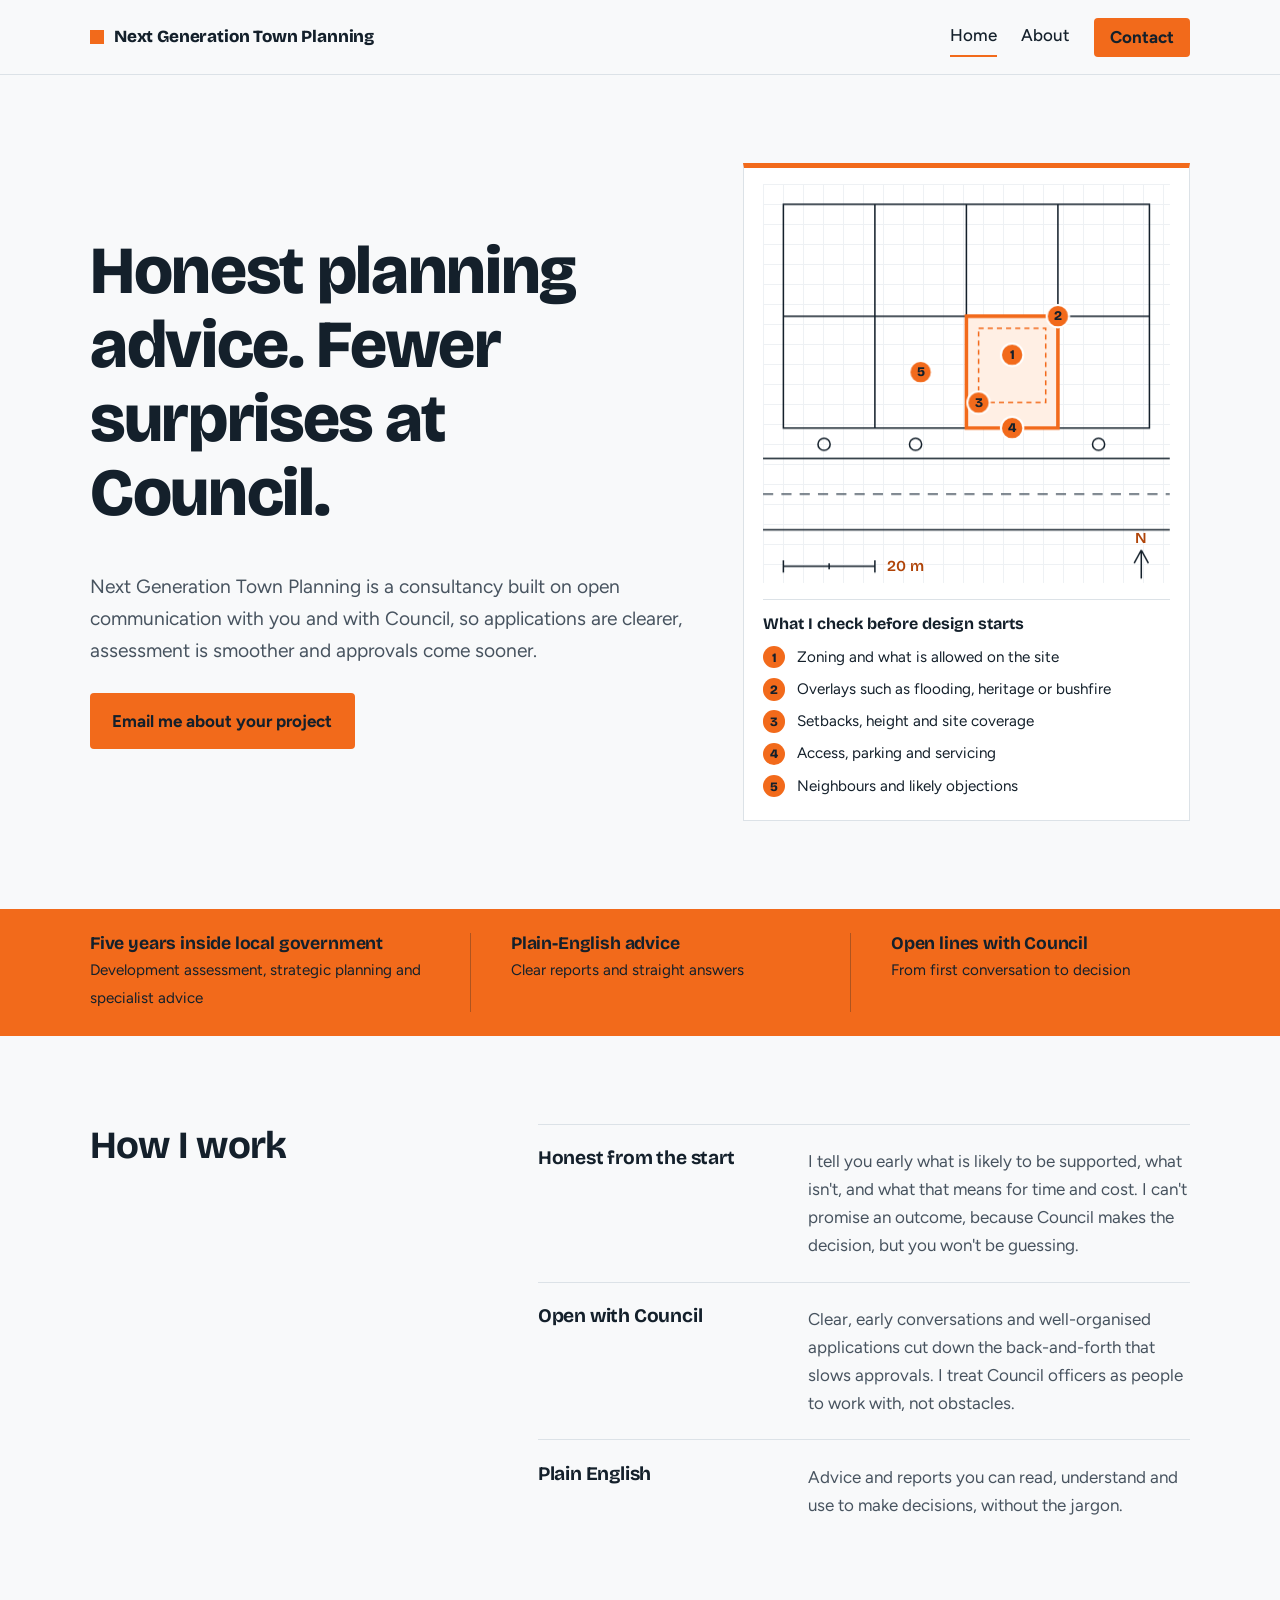
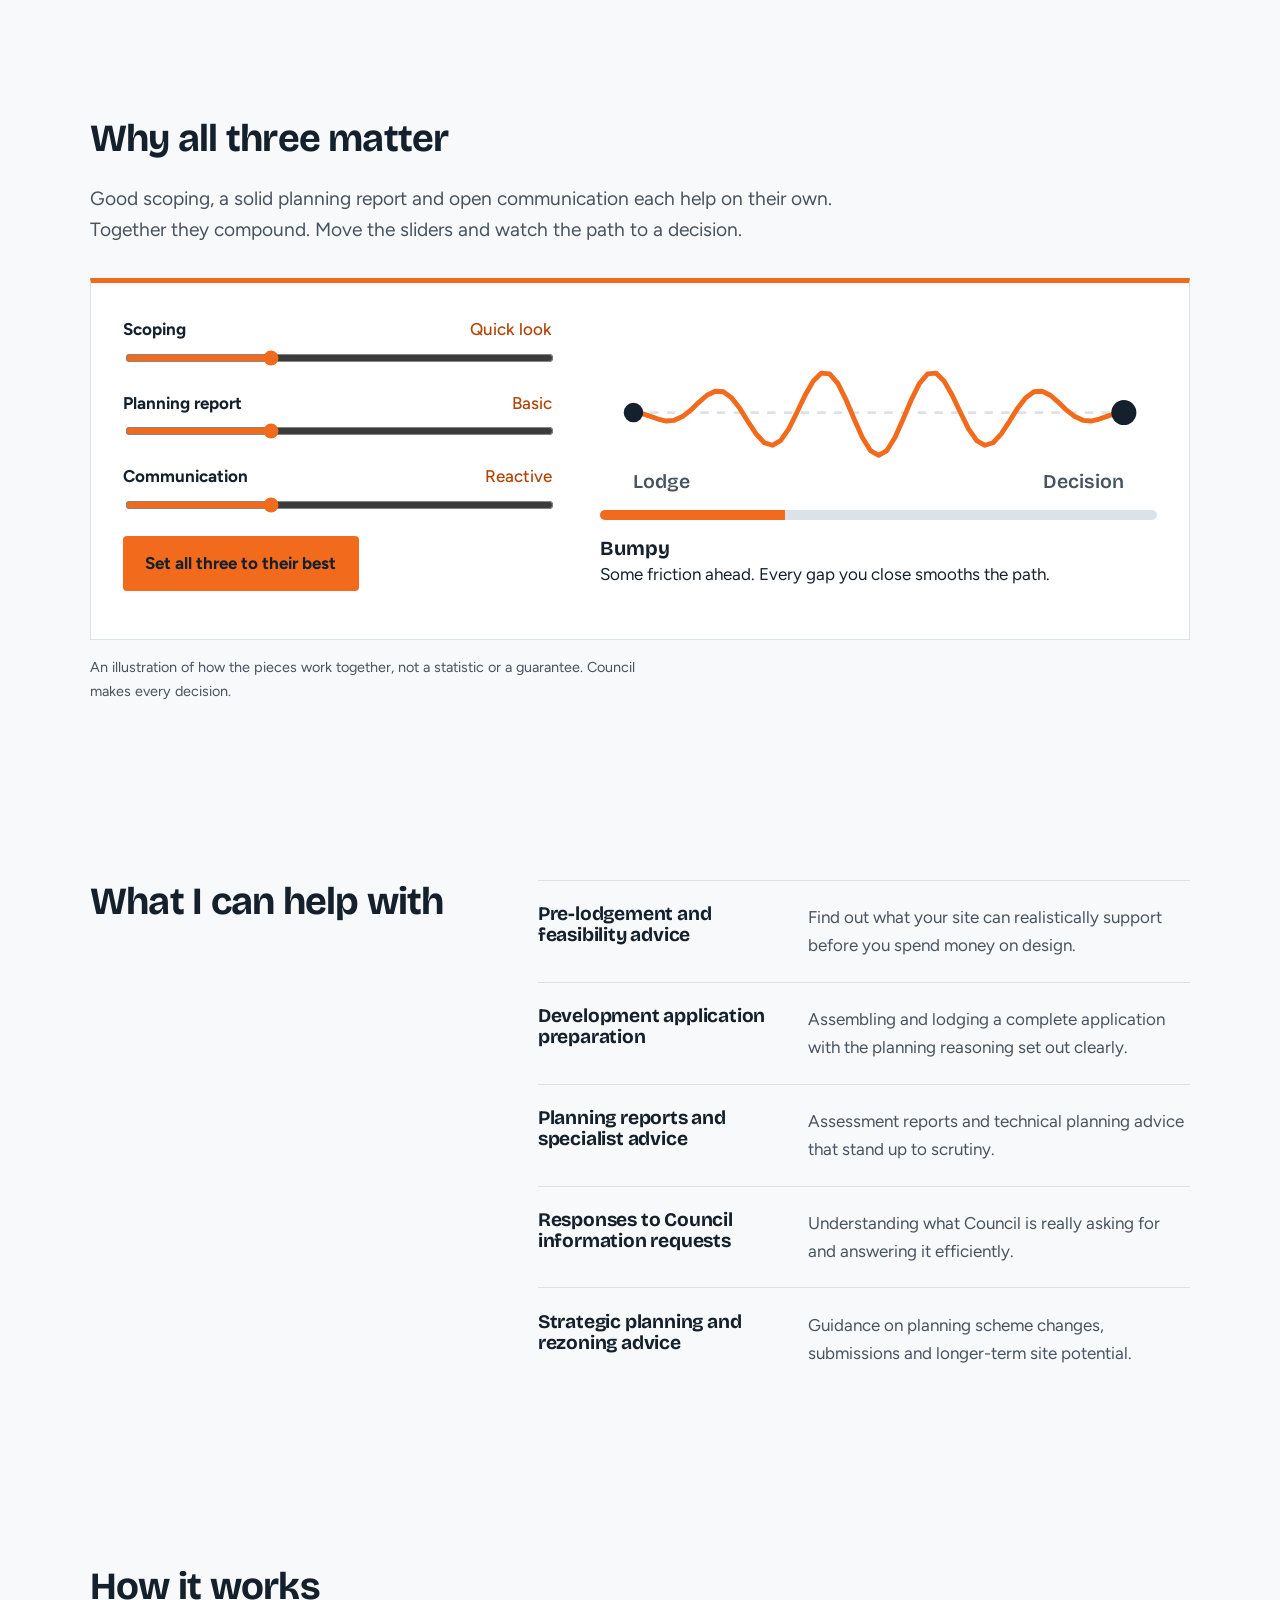
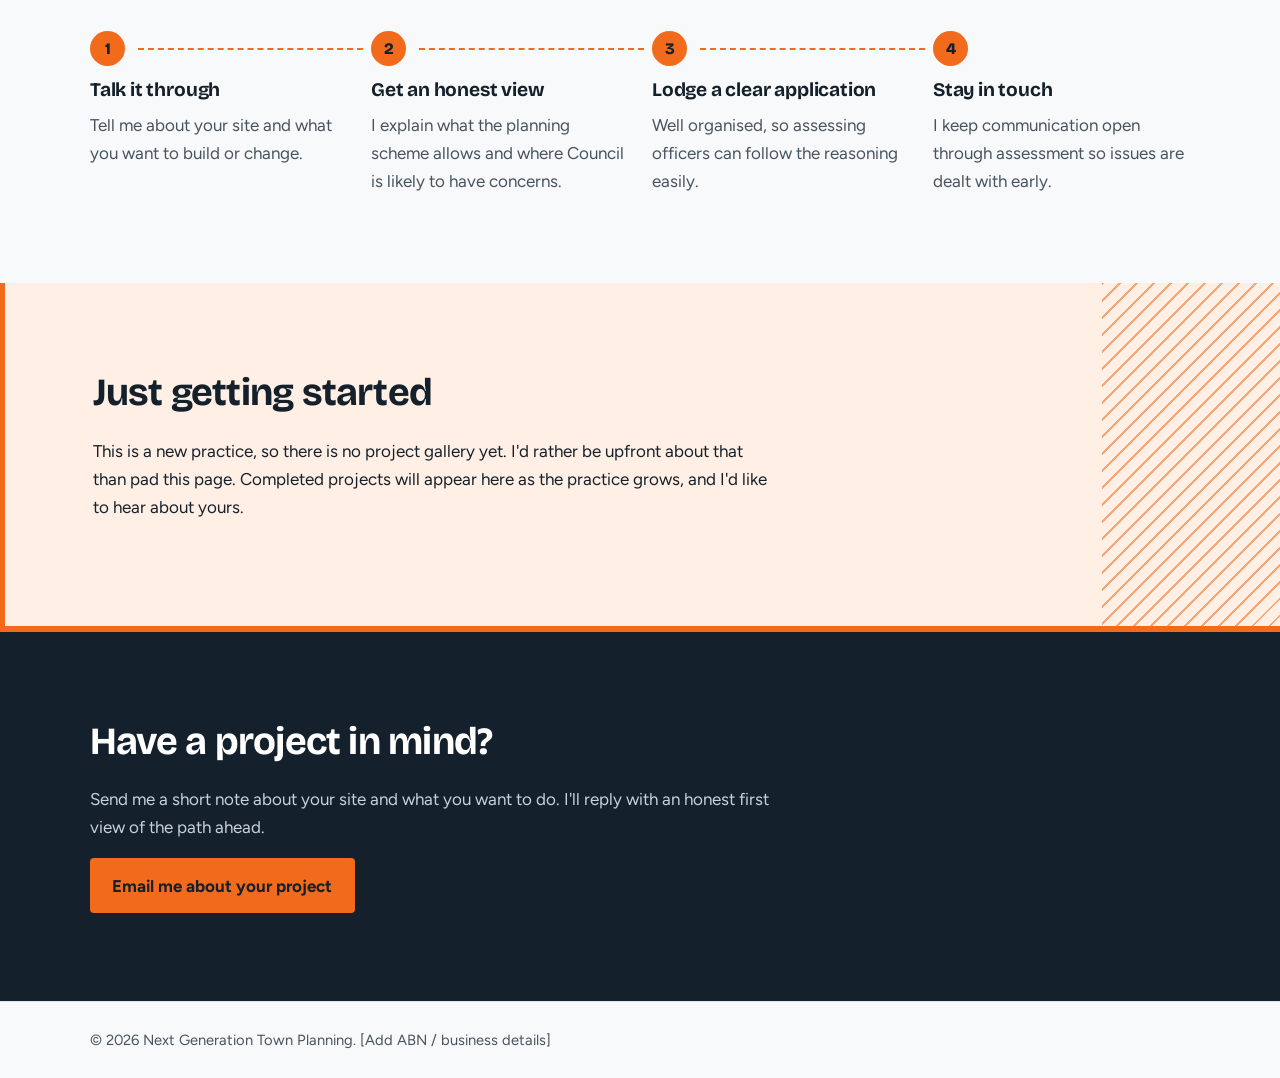
<file: index.html>
<!doctype html>
<html lang="en-AU">
<head>
<meta charset="utf-8">
<meta name="viewport" content="width=device-width, initial-scale=1">
<title>Next Generation Town Planning | Honest planning advice</title>
<meta name="description" content="A town planning consultancy built on honest, open communication with clients and Council, for clearer applications and faster approvals.">
<meta name="theme-color" content="#F26A1B">
<link rel="icon" href="data:image/svg+xml,%3Csvg xmlns='http://www.w3.org/2000/svg' viewBox='0 0 8 8'%3E%3Crect width='8' height='8' fill='%23F26A1B'/%3E%3C/svg%3E">
<link rel="preconnect" href="https://fonts.googleapis.com">
<link rel="preconnect" href="https://fonts.gstatic.com" crossorigin>
<link href="https://fonts.googleapis.com/css2?family=Bricolage+Grotesque:opsz,wght@12..96,600..800&family=Figtree:wght@400..700&display=swap" rel="stylesheet">
<link rel="stylesheet" href="styles.css">
</head>
<body>
<header class="site-header">
  <div class="wrap">
    <a class="brand" href="index.html"><i></i>Next Generation Town Planning</a>
    <nav aria-label="Main">
      <a href="index.html" aria-current="page">Home</a>
      <a href="about.html">About</a>
      <a class="nav-btn" href="#contact">Contact</a>
    </nav>
  </div>
</header>

<main>
<section class="hero">
  <div class="wrap">
    <div>
      <h1>Honest planning advice. Fewer surprises at Council.</h1>
      <p class="lead">Next Generation Town Planning is a consultancy built on open communication with you and with Council, so applications are clearer, assessment is smoother and approvals come sooner.</p>
      <a class="btn" href="#contact">Email me about your project</a>
    </div>
    <div class="sheet">
    <svg class="plan" viewBox="0 0 400 392" role="img" aria-label="Site plan with five numbered checks marked on a highlighted lot">
      <rect class="site-fill" x="200" y="130" width="90" height="110"/>
      <path class="line draw" pathLength="1" d="M20 20H380V240H20Z"/>
      <path class="line draw" pathLength="1" d="M110 20V240M200 20V240M290 20V240M20 130H380"/>
      <path class="line draw" pathLength="1" d="M0 270H400M0 340H400"/>
      <path class="mid" d="M0 305H400"/>
      <path class="site draw" pathLength="1" d="M200 130H290V240H200Z"/>
      <rect class="env" x="212" y="142" width="66" height="73"/>
      <g class="line"><circle cx="60" cy="256" r="6"/><circle cx="150" cy="256" r="6"/><circle cx="330" cy="256" r="6"/>
        <path d="M20 376H110M20 370V382M65 373V379M110 370V382M372 388V360M372 360L365 373M372 360L379 373"/></g>
      <text x="122" y="381">20 m</text>
      <text x="372" y="353" text-anchor="middle">N</text>
      <g class="pin" style="--d:2.3s"><circle cx="245" cy="168" r="11"/><text x="245" y="168">1</text></g>
      <g class="pin" style="--d:2.5s"><circle cx="290" cy="130" r="11"/><text x="290" y="130">2</text></g>
      <g class="pin" style="--d:2.7s"><circle cx="212" cy="215" r="11"/><text x="212" y="215">3</text></g>
      <g class="pin" style="--d:2.9s"><circle cx="245" cy="240" r="11"/><text x="245" y="240">4</text></g>
      <g class="pin" style="--d:3.1s"><circle cx="155" cy="185" r="11"/><text x="155" y="185">5</text></g>
    </svg>
    <p class="legend-title">What I check before design starts</p>
    <ol class="legend">
      <li>Zoning and what is allowed on the site</li>
      <li>Overlays such as flooding, heritage or bushfire</li>
      <li>Setbacks, height and site coverage</li>
      <li>Access, parking and servicing</li>
      <li>Neighbours and likely objections</li>
    </ol>
    </div>
  </div>
</section>

<section class="band" aria-label="At a glance">
  <div class="wrap">
    <div><b>Five years inside local government</b><span>Development assessment, strategic planning and specialist advice</span></div>
    <div><b>Plain-English advice</b><span>Clear reports and straight answers</span></div>
    <div><b>Open lines with Council</b><span>From first conversation to decision</span></div>
  </div>
</section>

<section id="approach">
  <div class="wrap split">
    <h2>How I work</h2>
    <div class="rows">
      <div><h3>Honest from the start</h3><p>I tell you early what is likely to be supported, what isn't, and what that means for time and cost. I can't promise an outcome, because Council makes the decision, but you won't be guessing.</p></div>
      <div><h3>Open with Council</h3><p>Clear, early conversations and well-organised applications cut down the back-and-forth that slows approvals. I treat Council officers as people to work with, not obstacles.</p></div>
      <div><h3>Plain English</h3><p>Advice and reports you can read, understand and use to make decisions, without the jargon.</p></div>
    </div>
  </div>
</section>

<section id="outcomes">
  <div class="wrap">
    <h2>Why all three matter</h2>
    <p class="lead">Good scoping, a solid planning report and open communication each help on their own. Together they compound. Move the sliders and watch the path to a decision.</p>
    <div class="lab" id="lab">
      <div class="controls">
        <label>Scoping <output></output><input type="range" min="0" max="3" value="1"></label>
        <label>Planning report <output></output><input type="range" min="0" max="3" value="1"></label>
        <label>Communication <output></output><input type="range" min="0" max="3" value="1"></label>
        <button type="button" class="btn" id="all">Set all three to their best</button>
      </div>
      <div class="result">
        <svg class="route" viewBox="0 0 400 140" role="img" aria-label="A path from lodgement to decision. More detours mean a longer, bumpier journey.">
          <path class="ghost" d="M24 70H376"/>
          <path id="route-line" d="M24 70H376"/>
          <circle cx="24" cy="70" r="7"/><circle cx="376" cy="70" r="9"/>
          <text x="24" y="124">Lodge</text><text x="376" y="124" text-anchor="end">Decision</text>
        </svg>
        <div class="meter"><i id="meter-fill"></i></div>
        <p class="verdict" aria-live="polite"><b id="v-title"></b><span id="v-text"></span></p>
      </div>
    </div>
    <p class="fine">An illustration of how the pieces work together, not a statistic or a guarantee. Council makes every decision.</p>
  </div>
</section>

<section id="services">
  <div class="wrap split">
    <h2>What I can help with</h2>
    <div class="rows">
      <div><h3>Pre-lodgement and feasibility advice</h3><p>Find out what your site can realistically support before you spend money on design.</p></div>
      <div><h3>Development application preparation</h3><p>Assembling and lodging a complete application with the planning reasoning set out clearly.</p></div>
      <div><h3>Planning reports and specialist advice</h3><p>Assessment reports and technical planning advice that stand up to scrutiny.</p></div>
      <div><h3>Responses to Council information requests</h3><p>Understanding what Council is really asking for and answering it efficiently.</p></div>
      <div><h3>Strategic planning and rezoning advice</h3><p>Guidance on planning scheme changes, submissions and longer-term site potential.</p></div>
    </div>
  </div>
</section>

<section id="process">
  <div class="wrap">
    <h2>How it works</h2>
    <ol class="steps">
      <li><h3>Talk it through</h3><p>Tell me about your site and what you want to build or change.</p></li>
      <li><h3>Get an honest view</h3><p>I explain what the planning scheme allows and where Council is likely to have concerns.</p></li>
      <li><h3>Lodge a clear application</h3><p>Well organised, so assessing officers can follow the reasoning easily.</p></li>
      <li><h3>Stay in touch</h3><p>I keep communication open through assessment so issues are dealt with early.</p></li>
    </ol>
  </div>
</section>

<section class="note" id="projects">
  <div class="wrap">
    <h2>Just getting started</h2>
    <p>This is a new practice, so there is no project gallery yet. I'd rather be upfront about that than pad this page. Completed projects will appear here as the practice grows, and I'd like to hear about yours.</p>
  </div>
</section>

<section class="cta" id="contact">
  <div class="wrap">
    <h2>Have a project in mind?</h2>
    <p>Send me a short note about your site and what you want to do. I'll reply with an honest first view of the path ahead.</p>
    <!-- EDIT: replace with your real email address -->
    <a class="btn" href="mailto:hello@yourdomain.com.au">Email me about your project</a>
  </div>
</section>
</main>

<footer class="site-footer">
  <div class="wrap">&copy; 2026 Next Generation Town Planning. [Add ABN / business details]</div>
</footer>
<script>
(function(){
var L=[["Skipped","Quick look","Thorough","Thorough, issues mapped"],["Minimal","Basic","Clear","Clear and well evidenced"],["Silent until lodged","Reactive","Regular","Open from day one"]],
W=["Scoping","The planning report","Communication"],
M=["Unscoped projects tend to hit surprises halfway through assessment.","When the report is thin, Council has to fill the gaps, which means information requests.","Even a strong application can stall when issues surface late."],
B=[["Uphill","Expect information requests, rework and surprises."],["Bumpy","Some friction ahead. Every gap you close smooths the path."],["Smoother","Most issues are caught early, so assessment has fewer detours."],["Clear run","Issues are found, explained and dealt with early. This is the aim."]],
s=document.querySelectorAll('#lab input'),line=document.getElementById('route-line'),fill=document.getElementById('meter-fill'),
t=document.getElementById('v-title'),x=document.getElementById('v-text'),all=document.getElementById('all');
function draw(){
 var v=[].map.call(s,function(i,k){var n=+i.value;i.parentNode.querySelector('output').textContent=L[k][n];return n}),
 mn=Math.min.apply(null,v),mx=Math.max.apply(null,v),
 g=Math.pow(v.reduce(function(a,n){return a*(n+1)/4},1),1/3),
 o=(g+(mn+1)/4)/2,d=Math.min(1,Math.max(0,(1-o)/0.75)),
 b=o<0.4?0:o<0.62?1:o<0.9?2:3,p="M24 70",i,u,y;
 for(i=1;i<=60;i++){u=i/60;y=70+46*d*Math.sin(Math.PI*u)*Math.sin(u*(1.5+4.5*d)*2*Math.PI);p+="L"+(24+352*u).toFixed(1)+" "+y.toFixed(1)}
 line.setAttribute('d',p);
 fill.style.width=Math.max(6,(1-d)*100)+'%';
 t.textContent=B[b][0];
 x.textContent=mx-mn>=2?"Weakest link: "+W[v.indexOf(mn)].toLowerCase()+". "+M[v.indexOf(mn)]:B[b][1];
 all.textContent=mn===3?"Reset":"Set all three to their best";
}
[].forEach.call(s,function(i){i.addEventListener('input',draw)});
all.addEventListener('click',function(){var best=[].every.call(s,function(i){return +i.value===3});[].forEach.call(s,function(i){i.value=best?1:3});draw()});
draw();
})();
</script>
</body>
</html>
</file>
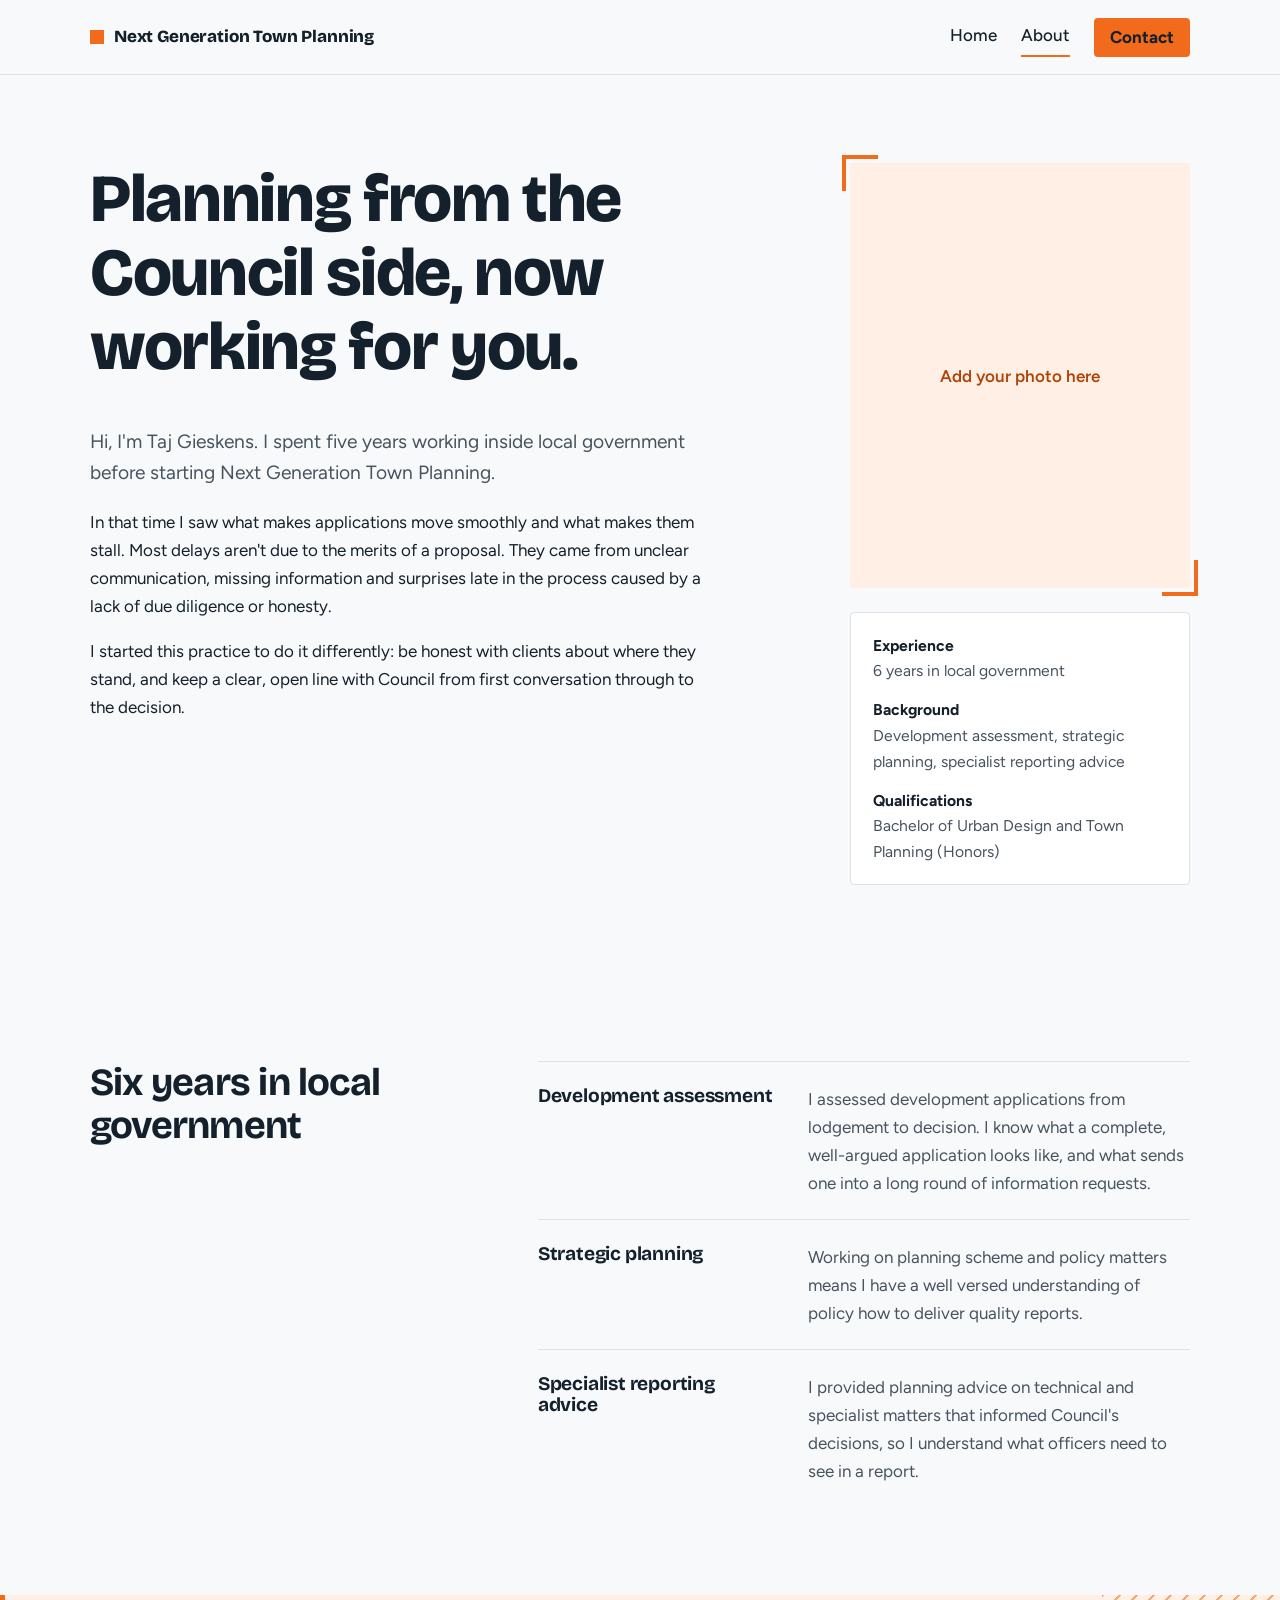
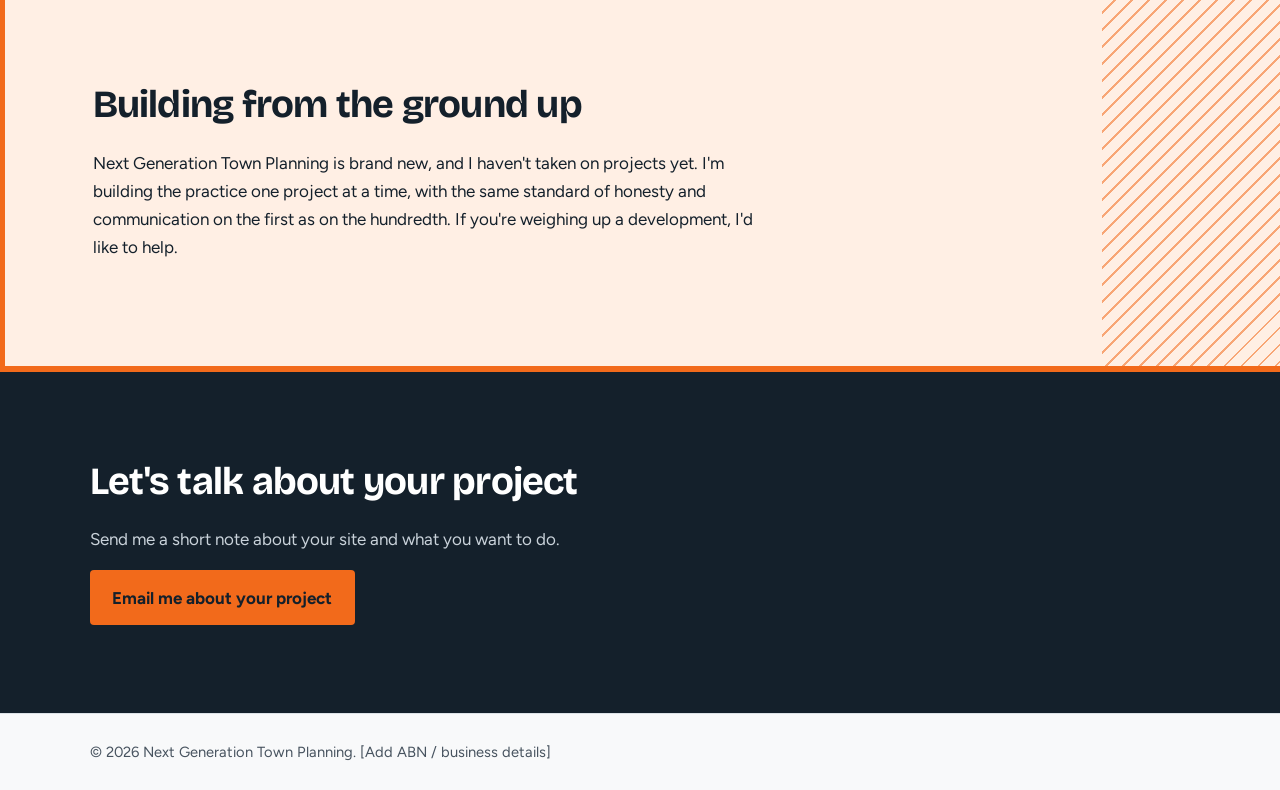
<file: about.html>
<!doctype html>
<html lang="en-AU">
<head>
<meta charset="utf-8">
<meta name="viewport" content="width=device-width, initial-scale=1">
<title>About | Next Generation Town Planning</title>
<meta name="description" content="Five years in local government across development assessment, strategic planning and specialist reporting advice, now working for clients with an open, honest approach.">
<meta name="theme-color" content="#F26A1B">
<link rel="icon" href="data:image/svg+xml,%3Csvg xmlns='http://www.w3.org/2000/svg' viewBox='0 0 8 8'%3E%3Crect width='8' height='8' fill='%23F26A1B'/%3E%3C/svg%3E">
<link rel="preconnect" href="https://fonts.googleapis.com">
<link rel="preconnect" href="https://fonts.gstatic.com" crossorigin>
<link href="https://fonts.googleapis.com/css2?family=Bricolage+Grotesque:opsz,wght@12..96,600..800&family=Figtree:wght@400..700&display=swap" rel="stylesheet">
<link rel="stylesheet" href="styles.css">
</head>
<body>
<header class="site-header">
  <div class="wrap">
    <a class="brand" href="index.html"><i></i>Next Generation Town Planning</a>
    <nav aria-label="Main">
      <a href="index.html">Home</a>
      <a href="about.html" aria-current="page">About</a>
      <a class="nav-btn" href="index.html#contact">Contact</a>
    </nav>
  </div>
</header>

<main>
<section>
  <div class="wrap split about">
    <div>
      <h1>Planning from the Council side, now working for you.</h1>
      <p class="lead">Hi, I'm Taj Gieskens. I spent five years working inside local government before starting Next Generation Town Planning.</p>
      <p>In that time I saw what makes applications move smoothly and what makes them stall. Most delays aren't due to the merits of a proposal. They came from unclear communication, missing information and surprises late in the process caused by a lack of due diligence or honesty.</p>
      <p>I started this practice to do it differently: be honest with clients about where they stand, and keep a clear, open line with Council from first conversation through to the decision.</p>
    </div>
    <aside>
    <!-- EDIT: replace the placeholder with <img src="photo.jpg" alt="Your name"> -->
    <figure class="photo">Add your photo here</figure>
    <dl class="facts">
      <dt>Experience</dt><dd>6 years in local government</dd>
      <dt>Background</dt><dd>Development assessment, strategic planning, specialist reporting advice</dd>
      <dt>Qualifications</dt><dd>Bachelor of Urban Design and Town Planning (Honors)</dd>
    </dl>
    </aside>
  </div>
</section>

<section>
  <div class="wrap split">
    <h2>Six years in local government</h2>
    <div class="rows">
      <div><h3>Development assessment</h3><p>I assessed development applications from lodgement to decision. I know what a complete, well-argued application looks like, and what sends one into a long round of information requests.</p></div>
      <div><h3>Strategic planning</h3><p>Working on planning scheme and policy matters means I have a well versed understanding of policy how to deliver quality reports.</p></div>
      <div><h3>Specialist reporting advice</h3><p>I provided planning advice on technical and specialist matters that informed Council's decisions, so I understand what officers need to see in a report.</p></div>
    </div>
  </div>
</section>

<section class="note">
  <div class="wrap">
    <h2>Building from the ground up</h2>
    <p>Next Generation Town Planning is brand new, and I haven't taken on projects yet. I'm building the practice one project at a time, with the same standard of honesty and communication on the first as on the hundredth. If you're weighing up a development, I'd like to help.</p>
  </div>
</section>

<section class="cta">
  <div class="wrap">
    <h2>Let's talk about your project</h2>
    <p>Send me a short note about your site and what you want to do.</p>
    <!-- EDIT: replace with your real email address -->
    <a class="btn" href="mailto:planning@ngconsulting.group">Email me about your project</a>
  </div>
</section>
</main>

<footer class="site-footer">
  <div class="wrap">&copy; 2026 Next Generation Town Planning. [Add ABN / business details]</div>
</footer>
</body>
</html>
</file>
<file: styles.css>
:root{
  --ink:#14202B;--muted:#47535F;--paper:#F8F9FA;--line:#DCE2E7;
  --orange:#F26A1B;--orange-deep:#B04408;--wash:#FFEFE4;
  --head:"Bricolage Grotesque",system-ui,sans-serif;
  --body:"Figtree",system-ui,-apple-system,"Segoe UI",sans-serif;
}
*{box-sizing:border-box}
html{scroll-behavior:smooth}
body{margin:0;background:var(--paper);color:var(--ink);font:1.0625rem/1.65 var(--body)}
h1,h2,h3{font-family:var(--head);line-height:1.1;margin:0 0 .6em;letter-spacing:-.02em}
h1{font-size:clamp(2.4rem,6vw,4.2rem);font-weight:800}
h2{font-size:clamp(1.7rem,3.5vw,2.4rem);font-weight:700}
h3{font-size:1.2rem;font-weight:700;letter-spacing:-.01em}
p{margin:0 0 1em;max-width:62ch}
a{color:inherit}
:focus-visible{outline:3px solid var(--orange);outline-offset:3px}
.wrap{width:min(1100px,100% - 2.5rem);margin-inline:auto}

.site-header{border-bottom:1px solid var(--line)}
.site-header .wrap{display:flex;flex-wrap:wrap;gap:.75rem 2rem;align-items:center;justify-content:space-between;padding-block:1.1rem}
.brand{display:flex;align-items:center;gap:.6rem;font-family:var(--head);font-weight:800;text-decoration:none;letter-spacing:-.01em}
.brand i{display:block;width:.9rem;height:.9rem;background:var(--orange)}
nav{display:flex;gap:1.5rem}
nav a{text-decoration:none;font-weight:500;padding-block:.2rem;border-bottom:2px solid transparent}
nav a:hover,nav a[aria-current]{border-color:var(--orange)}

.btn{display:inline-block;background:var(--orange);color:var(--ink);font-weight:700;padding:.85rem 1.4rem;border-radius:4px;text-decoration:none}
.btn:hover{background:#FF7F3A}

section{padding-block:clamp(3rem,7vw,5.5rem)}
.lead{font-size:1.2rem;color:var(--muted)}
.hero .wrap{display:grid;gap:3rem;align-items:center}
.hero .btn{margin-top:.5rem}
.plan{width:100%;height:auto}
.plan .line{fill:none;stroke:var(--ink);stroke-width:1.5}
.plan .mid{fill:none;stroke:var(--muted);stroke-width:1.5;stroke-dasharray:10 8}
.plan .site-fill{fill:var(--wash)}
.plan .site{fill:none;stroke:var(--orange);stroke-width:3.5}
.plan text{font:600 15px var(--head);fill:var(--orange-deep)}

.split{display:grid;gap:2rem}
.rows>div{display:grid;gap:.3rem 2rem;padding-block:1.4rem;border-top:1px solid var(--line)}
.rows h3,.rows p{margin:0}
.rows p{color:var(--muted)}

.steps{list-style:none;counter-reset:s;margin:0;padding:0;display:grid;gap:2rem}
.steps li{counter-increment:s}
.steps li::before{content:counter(s);display:grid;place-items:center;width:2.2rem;height:2.2rem;margin-bottom:.8rem;background:var(--orange);color:var(--ink);font:800 1rem var(--head);border-radius:50%}
.steps p{color:var(--muted);margin:0}

.note{background:var(--wash);border-left:5px solid var(--orange)}
.cta{background:var(--ink);color:#fff}
.cta p{color:#C9D2DA}

.facts{margin:0;padding:1.2rem 1.4rem;border:1px solid var(--line);background:#fff;border-radius:4px;font-size:.98rem}
.facts dt{font-weight:700;margin-top:.8rem}
.facts dt:first-child{margin-top:0}
.facts dd{margin:0;color:var(--muted)}

.site-footer{padding-block:1.6rem;border-top:1px solid var(--line);font-size:.92rem;color:var(--muted)}

@media(min-width:760px){
  .rows>div{grid-template-columns:minmax(0,1fr) minmax(0,1.6fr)}
  .steps{grid-template-columns:repeat(4,1fr);gap:1.5rem}
}
@media(min-width:860px){
  .hero .wrap{grid-template-columns:1.15fr .85fr}
  .split{grid-template-columns:1fr 1.7fr;gap:4rem}
}
@media(prefers-reduced-motion:no-preference){
  .plan .draw{stroke-dasharray:1;stroke-dashoffset:1;animation:draw 1.8s ease-out forwards}
  .plan .site{animation-delay:1s}
  .plan .site-fill,.plan text{opacity:0;animation:fade .7s 2.2s forwards}
  @keyframes draw{to{stroke-dashoffset:0}}
  @keyframes fade{to{opacity:1}}
}

.cta{border-top:6px solid var(--orange)}

/* nav button */
nav a.nav-btn{background:var(--orange);padding:.35rem 1rem;border-radius:4px;font-weight:700;border-bottom:0}
nav a.nav-btn:hover{background:#FF7F3A}

/* fact band */
.band{background:var(--orange);padding-block:1.5rem}
.band .wrap{display:grid;gap:1rem 2.5rem}
.band b{display:block;font:700 1.1rem/1.3 var(--head);letter-spacing:-.01em}
.band span{font-size:.95rem}

/* zoning-hatch edge on note */
.note{position:relative;overflow:hidden}
.note .wrap{position:relative}

/* about photo frame */
.photo{position:relative;margin:0 0 1.5rem;aspect-ratio:4/5;display:grid;place-items:center;background:var(--wash);color:var(--orange-deep);font-weight:600}
.photo img{width:100%;height:100%;object-fit:cover;display:block}
.photo::before,.photo::after{content:"";position:absolute;width:32px;height:32px;border:0 solid var(--orange)}
.photo::before{top:-8px;left:-8px;border-width:4px 0 0 4px}
.photo::after{bottom:-8px;right:-8px;border-width:0 4px 4px 0}

@media(min-width:760px){
  .band .wrap{grid-template-columns:repeat(3,1fr)}
  .band .wrap>div+div{border-left:1px solid rgba(20,32,43,.3);padding-left:2.5rem}
  .steps li{position:relative}
  .steps li:not(:last-child)::after{content:"";position:absolute;top:1.1rem;left:3rem;right:-1rem;border-top:2px dashed var(--orange)}
}
@media(min-width:860px){
  .note::after{content:"";position:absolute;top:0;right:0;bottom:0;width:14%;background:repeating-linear-gradient(135deg,var(--orange) 0 2px,transparent 2px 12px);opacity:.55}
}

/* site-check drawing sheet */
.sheet{background:#fff;border:1px solid var(--line);border-top:5px solid var(--orange);padding:1rem 1.2rem 1.3rem}
.plan{display:block;background-image:linear-gradient(#EEF1F4 1px,transparent 1px),linear-gradient(90deg,#EEF1F4 1px,transparent 1px);background-size:20px 20px}
.plan .env{fill:none;stroke:var(--orange);stroke-width:1.5;stroke-dasharray:5 4}
.plan .pin circle{fill:var(--orange);stroke:#fff;stroke-width:2}
.plan .pin text{fill:var(--ink);font:800 13px var(--head);text-anchor:middle;dominant-baseline:central}
.legend-title{max-width:none;margin:1rem 0 .7rem;padding-top:.9rem;border-top:1px solid var(--line);font:700 1rem var(--head)}
.legend{list-style:none;counter-reset:l;margin:0;padding:0;display:grid;gap:.45rem;font-size:.95rem}
.legend li{counter-increment:l;display:flex;gap:.7rem;align-items:center}
.legend li::before{content:counter(l);flex:none;display:grid;place-items:center;width:1.4rem;height:1.4rem;border-radius:50%;background:var(--orange);font:800 .8rem var(--head)}
@media(prefers-reduced-motion:no-preference){
  .plan .pin circle{opacity:0;animation:fade .5s forwards}
  .plan .pin circle,.plan .pin text{animation-delay:var(--d,2.3s)}
}

/* about page layout */
.split.about aside{max-width:340px}

/* outcomes infographic */
button.btn{border:0;font:inherit;font-weight:700;cursor:pointer}
.lab{display:grid;gap:2rem;margin-top:2rem;background:#fff;border:1px solid var(--line);border-top:5px solid var(--orange);padding:1.4rem}
.controls{display:grid;gap:1.3rem;align-content:start}
.controls label{display:grid;grid-template-columns:1fr auto;gap:.3rem 1rem;font-weight:700}
.controls output{font-weight:500;color:var(--orange-deep);text-align:right}
.controls input{grid-column:1/-1;width:100%;accent-color:var(--orange)}
.controls .btn{justify-self:start}
.route{display:block;width:100%;height:auto}
.route .ghost{fill:none;stroke:var(--line);stroke-width:2;stroke-dasharray:6 6}
.route #route-line{fill:none;stroke:var(--orange);stroke-width:3.5;stroke-linecap:round;stroke-linejoin:round}
.route circle{fill:var(--ink)}
.route text{font:600 14px var(--head);fill:var(--muted)}
.meter{height:10px;background:var(--line);border-radius:5px;overflow:hidden}
.meter i{display:block;height:100%;background:var(--orange);transition:width .3s}
.verdict{margin:1rem 0 0;min-height:4.2em}
.verdict b{display:block;font:700 1.25rem var(--head)}
.fine{margin:1rem 0 0;font-size:.9rem;color:var(--muted)}
@media(min-width:860px){
  .split.about{grid-template-columns:minmax(0,1.5fr) minmax(0,1fr)}
  .split.about aside{justify-self:end;width:100%}
  .lab{grid-template-columns:1fr 1.3fr;gap:3rem;padding:2rem}
}
@media(prefers-reduced-motion:reduce){.meter i{transition:none}}
</file>
